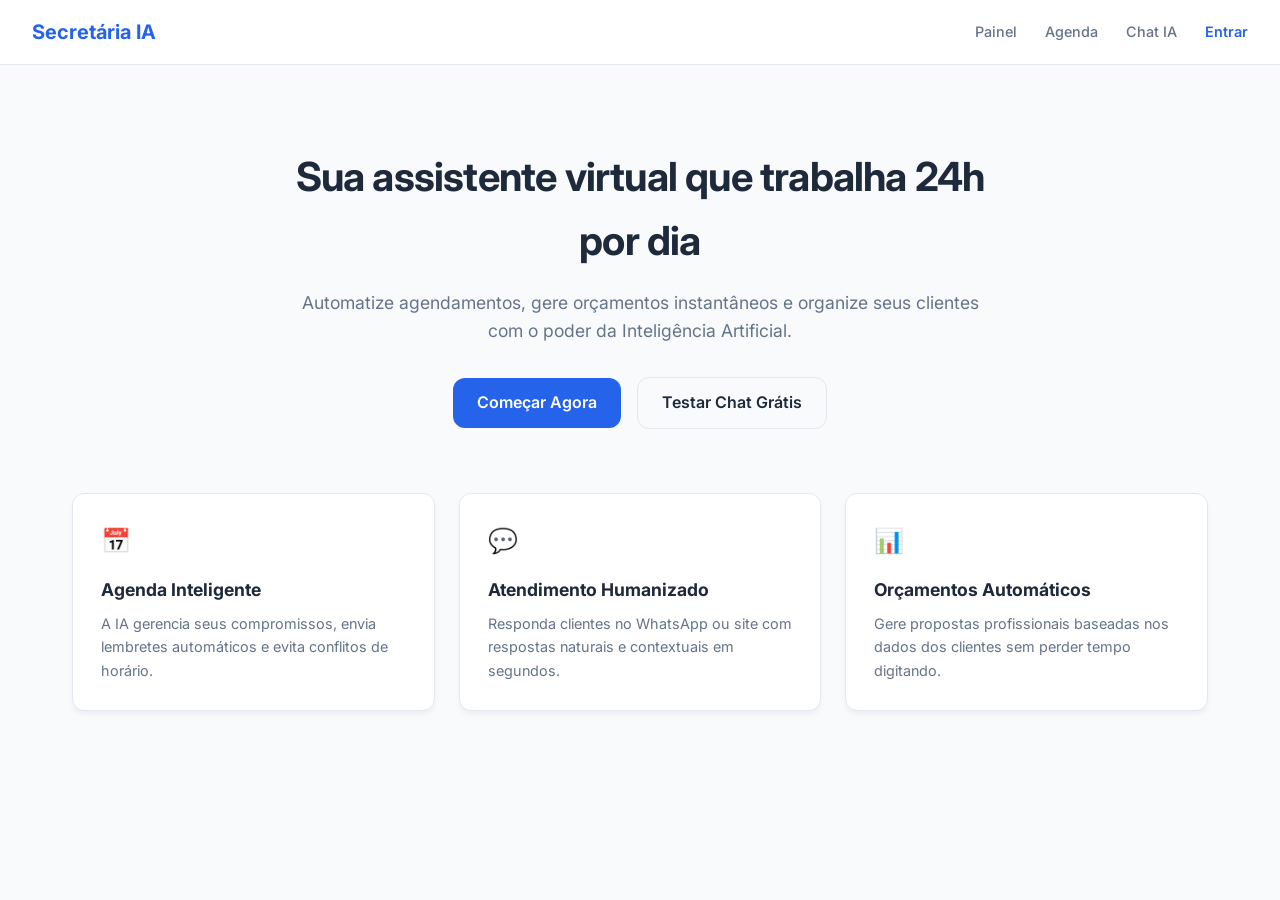
<file: index.html>
<!DOCTYPE html>
<html lang="pt-BR">
<head>
    <meta charset="UTF-8">
    <meta name="viewport" content="width=device-width, initial-scale=1.0">
    <title>Secretária IA - Assistente Virtual</title>
    <link href="https://fonts.googleapis.com/css2?family=Inter:wght@400;500;600;700&display=swap" rel="stylesheet">
    
    <style>
        :root { --primary: #2563eb; --bg: #f8fafc; --surface: #ffffff; --text: #1e293b; --muted: #64748b; --border: #e2e8f0; }
        * { margin: 0; padding: 0; box-sizing: border-box; }
        body { font-family: 'Inter', sans-serif; background: var(--bg); color: var(--text); line-height: 1.6; }
        
        header { background: var(--surface); border-bottom: 1px solid var(--border); padding: 1rem 2rem; display: flex; justify-content: space-between; align-items: center; position: sticky; top: 0; z-index: 10; }
        .logo { font-size: 1.25rem; font-weight: 700; color: var(--primary); text-decoration: none; }
        nav a { color: var(--muted); text-decoration: none; margin-left: 1.5rem; font-size: 0.9rem; font-weight: 500; transition: color 0.2s; }
        nav a:hover { color: var(--primary); }
        
        main { max-width: 1200px; margin: 0 auto; padding: 3rem 2rem; }
        .hero { text-align: center; max-width: 700px; margin: 2rem auto 4rem; }
        .hero h1 { font-size: 2.5rem; letter-spacing: -0.02em; margin-bottom: 1rem; }
        .hero p { font-size: 1.1rem; color: var(--muted); margin-bottom: 2rem; }
        
        .btn { display: inline-flex; align-items: center; justify-content: center; padding: 0.75rem 1.5rem; border-radius: 12px; font-weight: 600; text-decoration: none; transition: all 0.2s; cursor: pointer; border: none; }
        .btn-primary { background: var(--primary); color: white; }
        .btn-primary:hover { opacity: 0.9; transform: translateY(-1px); }
        .btn-outline { background: transparent; border: 1px solid var(--border); color: var(--text); margin-left: 0.75rem; }
        .btn-outline:hover { border-color: var(--primary); color: var(--primary); }
        
        .features { display: grid; grid-template-columns: repeat(auto-fit, minmax(280px, 1fr)); gap: 1.5rem; margin-top: 3rem; }
        .card { background: var(--surface); padding: 1.75rem; border-radius: 12px; border: 1px solid var(--border); box-shadow: 0 4px 6px -1px rgb(0 0 0 / 0.05); transition: transform 0.2s; }
        .card:hover { transform: translateY(-3px); }
        .card h3 { font-size: 1.1rem; margin-bottom: 0.5rem; }
        .card p { font-size: 0.9rem; color: var(--muted); }
        .card-icon { font-size: 1.5rem; margin-bottom: 1rem; display: block; }
        
        @media (max-width: 768px) {
            .hero h1 { font-size: 1.8rem; }
            nav { display: none; }
            .btn-outline { margin-left: 0; margin-top: 0.75rem; display: block; width: 100%; }
            .btn-primary { width: 100%; }
        }
    </style>
</head>
<body>
    <header>
        <a href="#" class="logo"> Secretária IA</a>
        <nav>
            <a href="painel.html">Painel</a>
            <a href="agenda.html">Agenda</a>
            <a href="bate-papo.html">Chat IA</a>
            <a href="login.html" style="color: var(--primary); font-weight: 600;">Entrar</a>
        </nav>
    </header>

    <main>
        <section class="hero">
            <h1>Sua assistente virtual que trabalha 24h por dia</h1>
            <p>Automatize agendamentos, gere orçamentos instantâneos e organize seus clientes com o poder da Inteligência Artificial.</p>
            <div>
                <a href="dashboard.html" class="btn btn-primary">Começar Agora</a>
                <a href="chat.html" class="btn btn-outline">Testar Chat Grátis</a>
            </div>
        </section>

        <section class="features">
            <div class="card">
                <span class="card-icon">📅</span>
                <h3>Agenda Inteligente</h3>
                <p>A IA gerencia seus compromissos, envia lembretes automáticos e evita conflitos de horário.</p>
            </div>
            <div class="card">
                <span class="card-icon">💬</span>
                <h3>Atendimento Humanizado</h3>
                <p>Responda clientes no WhatsApp ou site com respostas naturais e contextuais em segundos.</p>
            </div>
            <div class="card">
                <span class="card-icon">📊</span>
                <h3>Orçamentos Automáticos</h3>
                <p>Gere propostas profissionais baseadas nos dados dos clientes sem perder tempo digitando.</p>
            </div>
        </section>
    </main>

    <script>
        document.addEventListener('DOMContentLoaded', () => {
            const cards = document.querySelectorAll('.card');
            cards.forEach((card, index) => {
                card.style.opacity = '0';
                card.style.transform = 'translateY(20px)';
                setTimeout(() => {
                    card.style.transition = 'all 0.5s ease';
                    card.style.opacity = '1';
                    card.style.transform = 'translateY(0)';
                }, 150 * index);
            });
        });
    </script>
</body>
</html>
</file>
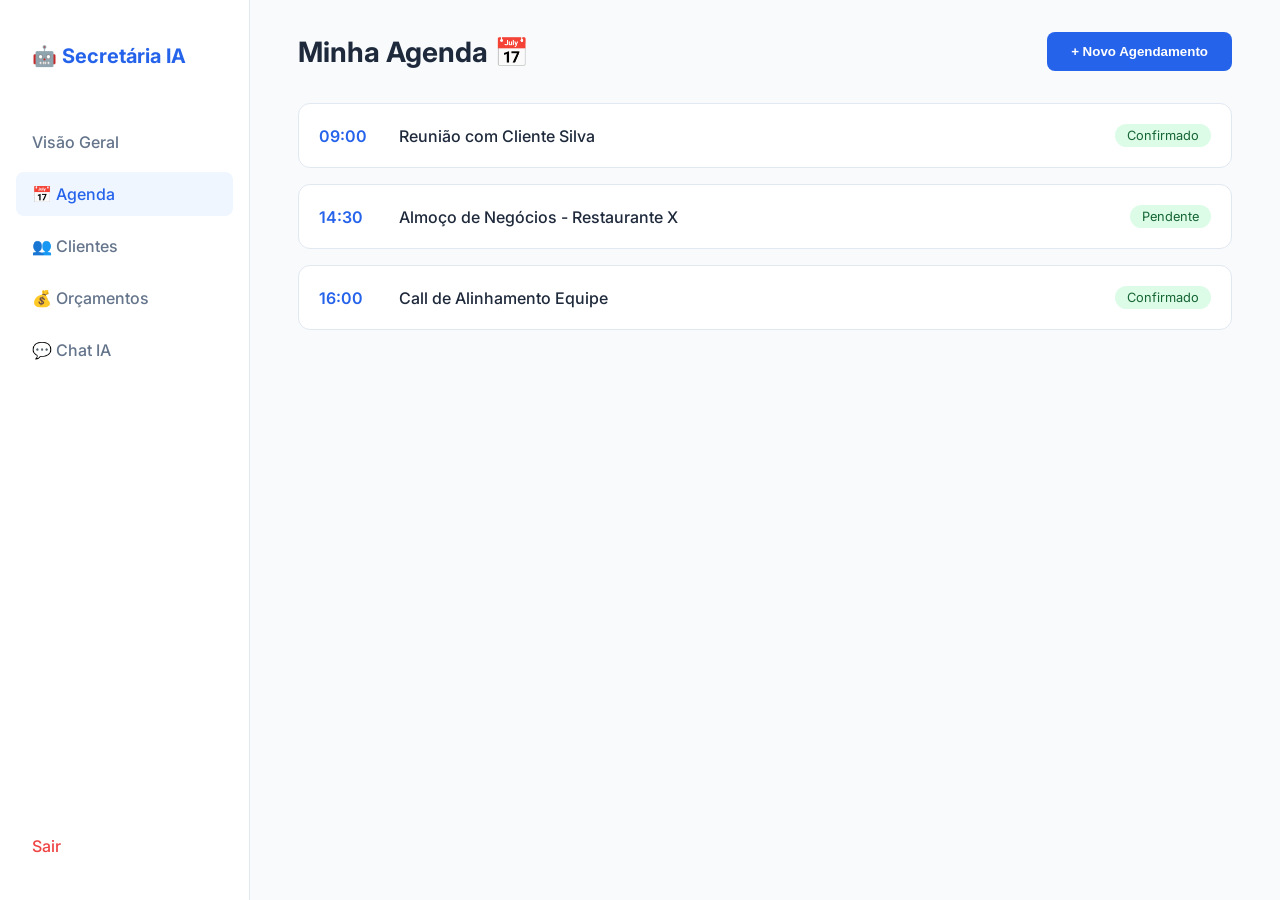
<file: agenda.html>
<!DOCTYPE html>
<html lang="pt-BR">
<head>
    <meta charset="UTF-8">
    <meta name="viewport" content="width=device-width, initial-scale=1.0">
    <title>Agenda - Secretária IA</title>
    <link href="https://fonts.googleapis.com/css2?family=Inter:wght@400;500;600;700&display=swap" rel="stylesheet">
    <style>
        :root { --primary: #2563eb; --bg: #f8fafc; --surface: #ffffff; --text: #1e293b; --muted: #64748b; --border: #e2e8f0; }
        * { margin: 0; padding: 0; box-sizing: border-box; }
        body { font-family: 'Inter', sans-serif; background: var(--bg); color: var(--text); min-height: 100vh; display: flex; }
        
        aside { width: 250px; background: var(--surface); border-right: 1px solid var(--border); padding: 2rem 1rem; display: flex; flex-direction: column; gap: 0.5rem; }
        .logo { font-size: 1.25rem; font-weight: 700; color: var(--primary); text-decoration: none; margin-bottom: 2rem; display: block; }
        aside a { color: var(--muted); text-decoration: none; padding: 0.75rem 1rem; border-radius: 8px; font-weight: 500; transition: all 0.2s; }
        aside a:hover, aside a.active { background: #eff6ff; color: var(--primary); }
        
        main { flex: 1; padding: 2rem 3rem; overflow-y: auto; }
        header { display: flex; justify-content: space-between; align-items: center; margin-bottom: 2rem; }
        h1 { font-size: 1.75rem; font-weight: 700; }
        
        .event-list { display: flex; flex-direction: column; gap: 1rem; }
        .event-card { background: var(--surface); padding: 1.25rem; border-radius: 12px; border: 1px solid var(--border); display: flex; justify-content: space-between; align-items: center; }
        .event-time { font-weight: 600; color: var(--primary); min-width: 80px; }
        .event-title { font-weight: 500; flex: 1; }
        .event-status { font-size: 0.8rem; padding: 0.25rem 0.75rem; border-radius: 20px; background: #dcfce7; color: #166534; }
        
        @media (max-width: 768px) {
            body { flex-direction: column; }
            aside { width: 100%; flex-direction: row; overflow-x: auto; padding: 1rem; border-right: none; border-bottom: 1px solid var(--border); }
            main { padding: 1.5rem; }
        }
    </style>
</head>
<body>
    <aside>
        <a href="index.html" class="logo">🤖 Secretária IA</a>
        <a href="painel.html"> Visão Geral</a>
        <a href="agenda.html" class="active">📅 Agenda</a>
        <a href="clientes.html">👥 Clientes</a>
        <a href="orcamentos.html">💰 Orçamentos</a>
        <a href="bate-papo.html">💬 Chat IA</a>
        <a href="login.html" style="margin-top: auto; color: #ef4444;">Sair</a>
    </aside>

    <main>
        <header>
            <h1>Minha Agenda 📅</h1>
            <button style="background: var(--primary); color: white; border: none; padding: 0.75rem 1.5rem; border-radius: 8px; font-weight: 600; cursor: pointer;">+ Novo Agendamento</button>
        </header>

        <div class="event-list">
            <div class="event-card">
                <span class="event-time">09:00</span>
                <span class="event-title">Reunião com Cliente Silva</span>
                <span class="event-status">Confirmado</span>
            </div>
            <div class="event-card">
                <span class="event-time">14:30</span>
                <span class="event-title">Almoço de Negócios - Restaurante X</span>
                <span class="event-status">Pendente</span>
            </div>
            <div class="event-card">
                <span class="event-time">16:00</span>
                <span class="event-title">Call de Alinhamento Equipe</span>
                <span class="event-status">Confirmado</span>
            </div>
        </div>
    </main>
</body>
</html>
</file>
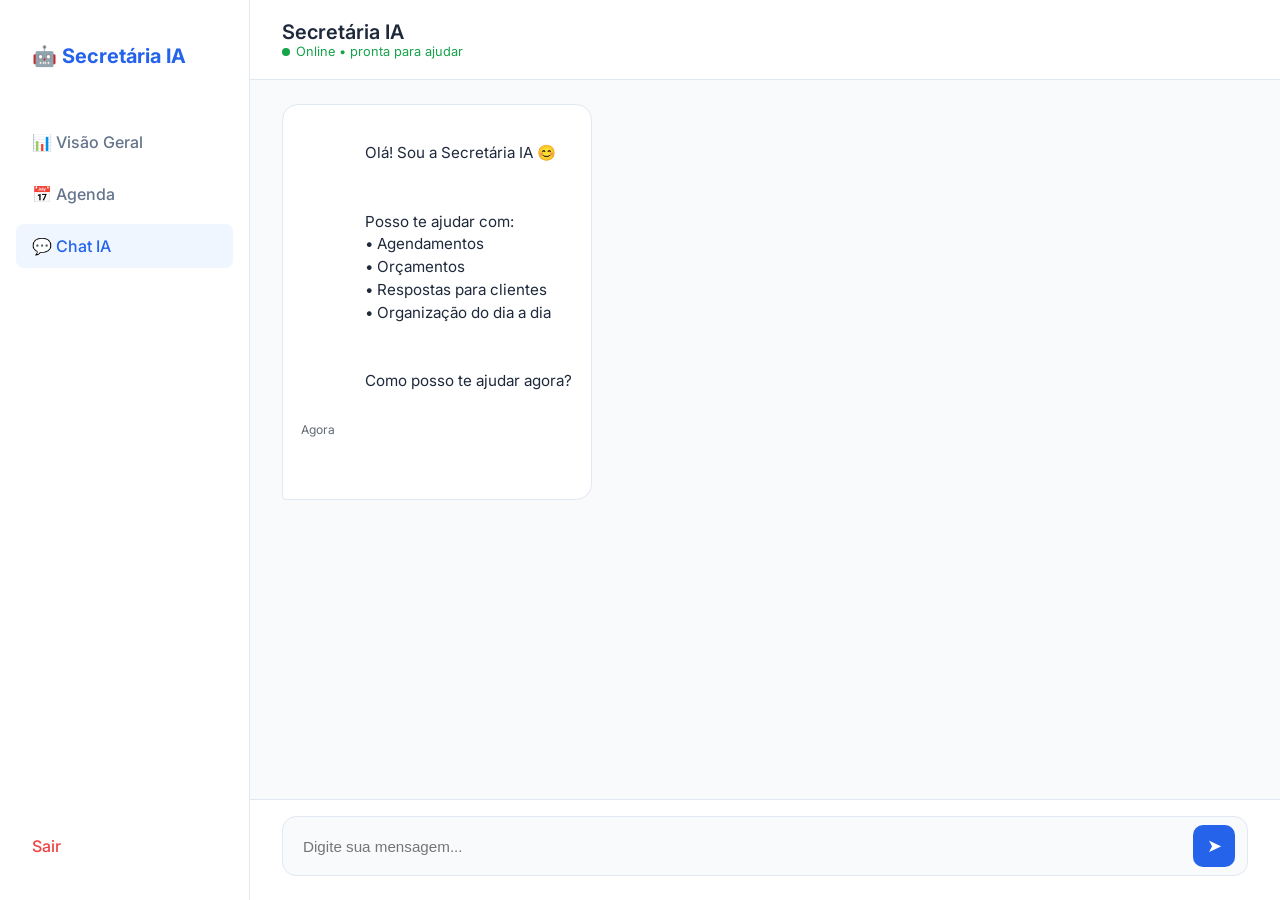
<file: chat.html>
<!DOCTYPE html>
<html lang="pt-BR">
<head>
    <meta charset="UTF-8">
    <meta name="viewport" content="width=device-width, initial-scale=1.0">
    <title>Chat IA - Secretária IA</title>
    <link href="https://fonts.googleapis.com/css2?family=Inter:wght@400;500;600;700&display=swap" rel="stylesheet">
    <style>
        :root { --primary: #2563eb; --bg: #f8fafc; --surface: #ffffff; --text: #1e293b; --muted: #64748b; --border: #e2e8f0; }
        * { margin: 0; padding: 0; box-sizing: border-box; }
        body { font-family: 'Inter', sans-serif; background: var(--bg); color: var(--text); min-height: 100vh; display: flex; }
        
        aside { width: 250px; background: var(--surface); border-right: 1px solid var(--border); padding: 2rem 1rem; display: flex; flex-direction: column; gap: 0.5rem; }
        .logo { font-size: 1.25rem; font-weight: 700; color: var(--primary); text-decoration: none; margin-bottom: 2rem; display: block; }
        aside a { color: var(--muted); text-decoration: none; padding: 0.75rem 1rem; border-radius: 8px; font-weight: 500; transition: all 0.2s; }
        aside a:hover, aside a.active { background: #eff6ff; color: var(--primary); }
        
        main { flex: 1; display: flex; flex-direction: column; max-height: 100vh; }
        .chat-header { padding: 1.25rem 2rem; background: var(--surface); border-bottom: 1px solid var(--border); display: flex; align-items: center; gap: 1rem; }
        .chat-header h1 { font-size: 1.25rem; font-weight: 600; }
        .status { font-size: 0.8rem; color: #16a34a; display: flex; align-items: center; gap: 0.35rem; }
        .status::before { content: ''; width: 8px; height: 8px; background: #16a34a; border-radius: 50%; }
        
        .chat-messages { flex: 1; overflow-y: auto; padding: 1.5rem 2rem; display: flex; flex-direction: column; gap: 1rem; }
        .message { max-width: 75%; padding: 0.9rem 1.15rem; border-radius: 16px; font-size: 0.95rem; line-height: 1.5; white-space: pre-wrap; }
        .message.bot { background: var(--surface); border: 1px solid var(--border); align-self: flex-start; border-bottom-left-radius: 4px; }
        .message.user { background: var(--primary); color: white; align-self: flex-end; border-bottom-right-radius: 4px; }
        .message .time { font-size: 0.75rem; opacity: 0.7; margin-top: 0.35rem; display: block; }
        .typing { font-style: italic; color: var(--muted); }
        
        .chat-input-area { padding: 1rem 2rem 1.5rem; background: var(--surface); border-top: 1px solid var(--border); }
        .chat-input-wrapper { display: flex; gap: 0.75rem; align-items: center; background: var(--bg); border: 1px solid var(--border); border-radius: 14px; padding: 0.5rem 0.75rem; }
        .chat-input-wrapper input { flex: 1; border: none; background: transparent; padding: 0.6rem 0.5rem; font-size: 0.95rem; outline: none; color: var(--text); }
        .chat-input-wrapper button { background: var(--primary); color: white; border: none; width: 42px; height: 42px; border-radius: 10px; cursor: pointer; font-size: 1.1rem; display: flex; align-items: center; justify-content: center; transition: opacity 0.2s; }
        .chat-input-wrapper button:hover { opacity: 0.9; }
        .chat-input-wrapper button:disabled { opacity: 0.5; cursor: not-allowed; }
        
        @media (max-width: 768px) {
            body { flex-direction: column; }
            aside { width: 100%; flex-direction: row; overflow-x: auto; padding: 1rem; border-right: none; border-bottom: 1px solid var(--border); gap: 0.25rem; }
            aside a { white-space: nowrap; font-size: 0.9rem; }
            .chat-header, .chat-messages, .chat-input-area { padding-left: 1rem; padding-right: 1rem; }
            .message { max-width: 85%; }
        }
    </style>
</head>
<body>
    <aside>
        <a href="index.html" class="logo">🤖 Secretária IA</a>
        <a href="dashboard.html">📊 Visão Geral</a>
        <a href="agenda.html">📅 Agenda</a>
        <a href="chat.html" class="active">💬 Chat IA</a>
        <a href="login.html" style="margin-top: auto; color: #ef4444;">Sair</a>
    </aside>

    <main>
        <div class="chat-header">
            <div>
                <h1>Secretária IA</h1>
                <div class="status">Online • pronta para ajudar</div>
            </div>
        </div>

        <div class="chat-messages" id="messages">
            <div class="message bot">
                Olá! Sou a Secretária IA 😊<br><br>
                Posso te ajudar com:
                • Agendamentos
                • Orçamentos
                • Respostas para clientes
                • Organização do dia a dia<br><br>
                Como posso te ajudar agora?
                <span class="time">Agora</span>
            </div>
        </div>

        <div class="chat-input-area">
            <div class="chat-input-wrapper">
                <input type="text" id="userInput" placeholder="Digite sua mensagem..." autocomplete="off">
                <button id="sendBtn" onclick="sendMessage()">➤</button>
            </div>
        </div>
    </main>

    <script>
        // ====================== COLE SUA CHAVE AQUI ======================
        const GROQ_API_KEY = "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";
        // =================================================================

        const messagesEl = document.getElementById('messages');
        const inputEl = document.getElementById('userInput');
        const sendBtn = document.getElementById('sendBtn');

        let conversationHistory = [
            {
                role: "system",
                content: `Você é a Secretária IA, uma assistente virtual profissional, humanizada e extremamente objetiva.

Personalidade:
- Fale de forma natural, como uma secretária experiente e prestativa
- Seja educada, clara e direta
- Evite textos longos e enrolação
- Use linguagem simples e profissional
- Pode usar emojis com moderação para deixar a conversa mais humana

Seu foco principal:
1. Agendamentos (marcar, remarcar, confirmar)
2. Geração de orçamentos simples e claros
3. Respostas prontas para clientes
4. Organização de tarefas e compromissos

Regras de resposta:
- Seja objetiva (máximo 3-5 linhas na maioria das vezes)
- Quando for orçamento, apresente de forma limpa e profissional
- Quando for agendamento, confirme os dados e peça o que faltar
- Sempre termine oferecendo ajuda adicional de forma natural
- Responda sempre em português do Brasil`
            }
        ];

        function addMessage(text, isUser = false) {
            const div = document.createElement('div');
            div.className = `message ${isUser ? 'user' : 'bot'}`;
            div.innerHTML = `${text}<span class="time">Agora</span>`;
            messagesEl.appendChild(div);
            messagesEl.scrollTop = messagesEl.scrollHeight;
            return div;
        }

        async function sendMessage() {
            const text = inputEl.value.trim();
            if (!text) return;

            addMessage(text, true);
            inputEl.value = '';
            sendBtn.disabled = true;

            conversationHistory.push({ role: "user", content: text });

            const typingDiv = addMessage("Digitando...", false);
            typingDiv.classList.add('typing');

            try {
                const response = await fetch("https://api.groq.com/openai/v1/chat/completions", {
                    method: "POST",
                    headers: {
                        "Authorization": `Bearer ${GROQ_API_KEY}`,
                        "Content-Type": "application/json"
                    },
                    body: JSON.stringify({
                        model:"llama-3.1-8b-instant",
                        messages: conversationHistory,
                        temperature: 0.6,
                        max_tokens: 800
                    })
                });

                if (!response.ok) {
                    throw new Error(`Erro ${response.status}`);
                }

                const data = await response.json();
                const reply = data.choices[0].message.content;

                typingDiv.remove();
                addMessage(reply);

                conversationHistory.push({ role: "assistant", content: reply });

            } catch (error) {
                typingDiv.remove();
                addMessage("Desculpe, ocorreu um erro. Verifique se a chave da API está correta.");
                console.error(error);
            } finally {
                sendBtn.disabled = false;
                inputEl.focus();
            }
        }

        inputEl.addEventListener('keypress', (e) => {
            if (e.key === 'Enter') sendMessage();
        });
    </script>
</body>
</html>
</file>
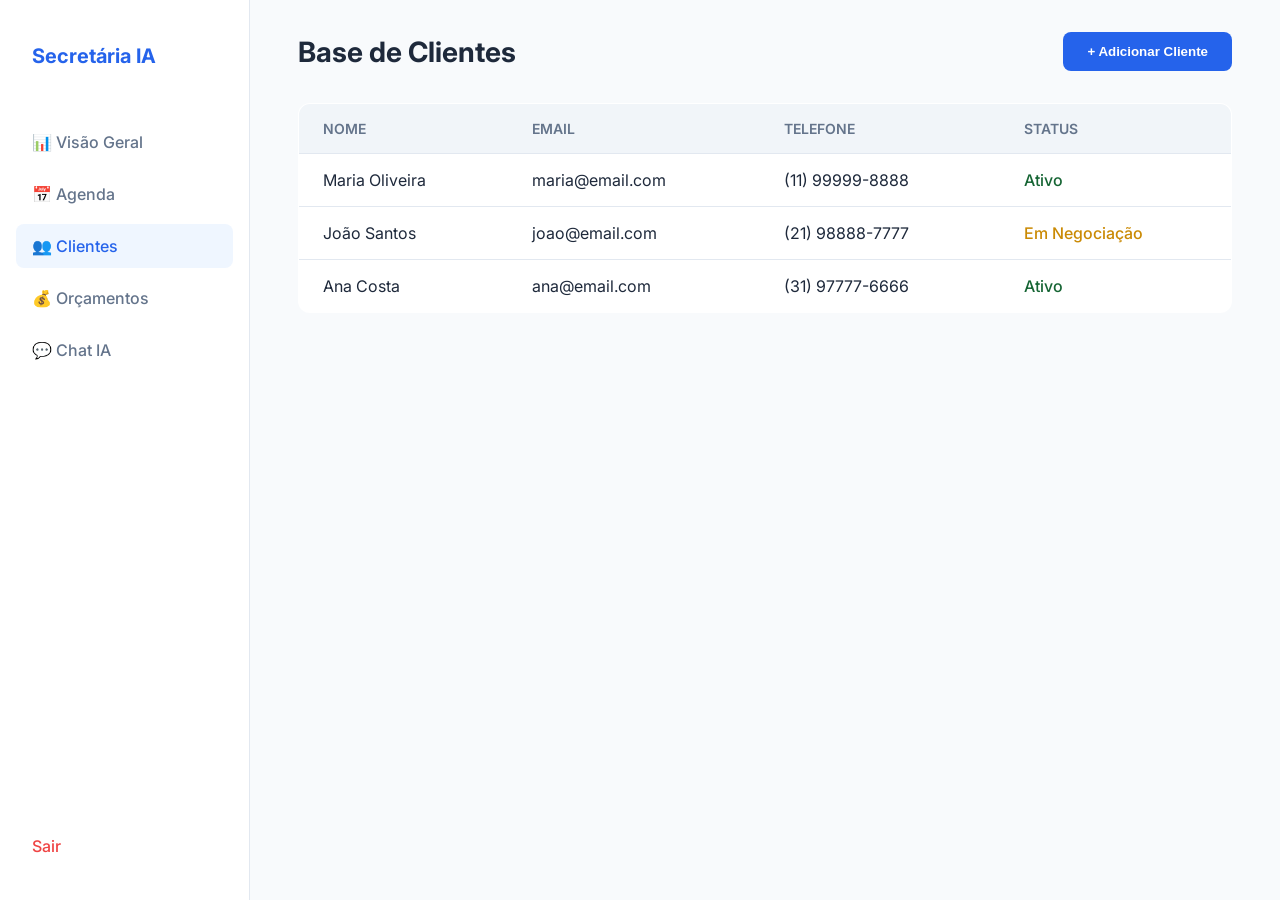
<file: clientes.html>
<!DOCTYPE html>
<html lang="pt-BR">
<head>
    <meta charset="UTF-8">
    <meta name="viewport" content="width=device-width, initial-scale=1.0">
    <title>Clientes - Secretária IA</title>
    <link href="https://fonts.googleapis.com/css2?family=Inter:wght@400;500;600;700&display=swap" rel="stylesheet">
    <style>
        :root { --primary: #2563eb; --bg: #f8fafc; --surface: #ffffff; --text: #1e293b; --muted: #64748b; --border: #e2e8f0; }
        * { margin: 0; padding: 0; box-sizing: border-box; }
        body { font-family: 'Inter', sans-serif; background: var(--bg); color: var(--text); min-height: 100vh; display: flex; }
        
        aside { width: 250px; background: var(--surface); border-right: 1px solid var(--border); padding: 2rem 1rem; display: flex; flex-direction: column; gap: 0.5rem; }
        .logo { font-size: 1.25rem; font-weight: 700; color: var(--primary); text-decoration: none; margin-bottom: 2rem; display: block; }
        aside a { color: var(--muted); text-decoration: none; padding: 0.75rem 1rem; border-radius: 8px; font-weight: 500; transition: all 0.2s; }
        aside a:hover, aside a.active { background: #eff6ff; color: var(--primary); }
        
        main { flex: 1; padding: 2rem 3rem; overflow-y: auto; }
        header { display: flex; justify-content: space-between; align-items: center; margin-bottom: 2rem; }
        h1 { font-size: 1.75rem; font-weight: 700; }
        
        table { width: 100%; border-collapse: collapse; background: var(--surface); border-radius: 12px; overflow: hidden; border: 1px solid var(--border); }
        th, td { padding: 1rem 1.5rem; text-align: left; border-bottom: 1px solid var(--border); }
        th { background: #f1f5f9; font-weight: 600; color: var(--muted); font-size: 0.875rem; text-transform: uppercase; }
        tr:last-child td { border-bottom: none; }
        
        @media (max-width: 768px) {
            body { flex-direction: column; }
            aside { width: 100%; flex-direction: row; overflow-x: auto; padding: 1rem; border-right: none; border-bottom: 1px solid var(--border); }
            main { padding: 1.5rem; }
            table { display: block; overflow-x: auto; }
        }
    </style>
</head>
<body>
    <aside>
        <a href="index.html" class="logo"> Secretária IA</a>
        <a href="painel.html">📊 Visão Geral</a>
        <a href="agenda.html">📅 Agenda</a>
        <a href="clientes.html" class="active">👥 Clientes</a>
        <a href="orcamentos.html">💰 Orçamentos</a>
        <a href="bate-papo.html">💬 Chat IA</a>
        <a href="login.html" style="margin-top: auto; color: #ef4444;">Sair</a>
    </aside>

    <main>
        <header>
            <h1>Base de Clientes </h1>
            <button style="background: var(--primary); color: white; border: none; padding: 0.75rem 1.5rem; border-radius: 8px; font-weight: 600; cursor: pointer;">+ Adicionar Cliente</button>
        </header>

        <table>
            <thead>
                <tr>
                    <th>Nome</th>
                    <th>Email</th>
                    <th>Telefone</th>
                    <th>Status</th>
                </tr>
            </thead>
            <tbody>
                <tr>
                    <td>Maria Oliveira</td>
                    <td>maria@email.com</td>
                    <td>(11) 99999-8888</td>
                    <td style="color: #166534; font-weight: 500;">Ativo</td>
                </tr>
                <tr>
                    <td>João Santos</td>
                    <td>joao@email.com</td>
                    <td>(21) 98888-7777</td>
                    <td style="color: #ca8a04; font-weight: 500;">Em Negociação</td>
                </tr>
                <tr>
                    <td>Ana Costa</td>
                    <td>ana@email.com</td>
                    <td>(31) 97777-6666</td>
                    <td style="color: #166534; font-weight: 500;">Ativo</td>
                </tr>
            </tbody>
        </table>
    </main>
</body>
</html>
</file>
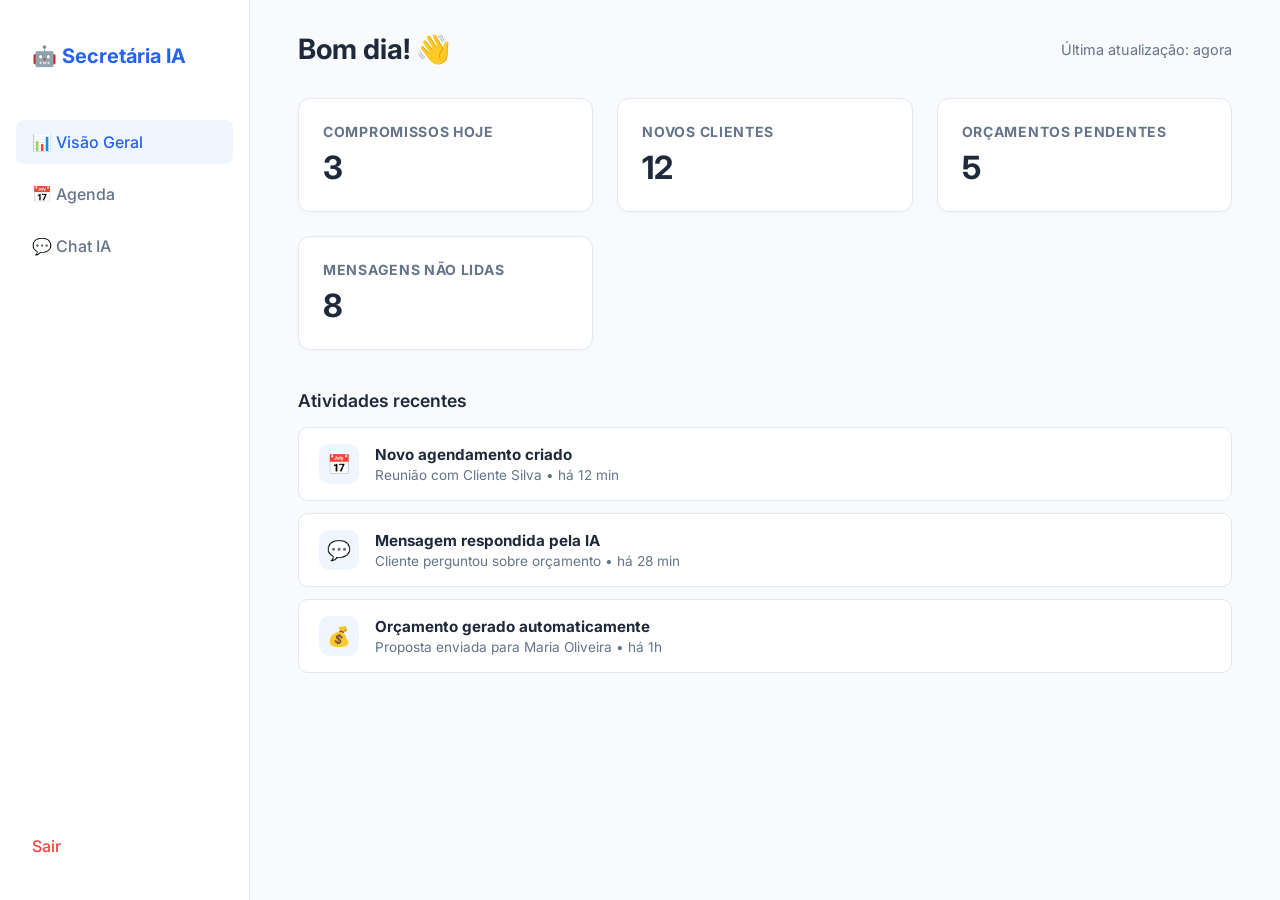
<file: dashboard.html>
<!DOCTYPE html>
<html lang="pt-BR">
<head>
    <meta charset="UTF-8">
    <meta name="viewport" content="width=device-width, initial-scale=1.0">
    <title>Painel - Secretária IA</title>
    <link href="https://fonts.googleapis.com/css2?family=Inter:wght@400;500;600;700&display=swap" rel="stylesheet">
    <style>
        :root { --primary: #2563eb; --bg: #f8fafc; --surface: #ffffff; --text: #1e293b; --muted: #64748b; --border: #e2e8f0; }
        * { margin: 0; padding: 0; box-sizing: border-box; }
        body { font-family: 'Inter', sans-serif; background: var(--bg); color: var(--text); min-height: 100vh; display: flex; }
        
        aside { width: 250px; background: var(--surface); border-right: 1px solid var(--border); padding: 2rem 1rem; display: flex; flex-direction: column; gap: 0.5rem; }
        .logo { font-size: 1.25rem; font-weight: 700; color: var(--primary); text-decoration: none; margin-bottom: 2rem; display: block; }
        aside a { color: var(--muted); text-decoration: none; padding: 0.75rem 1rem; border-radius: 8px; font-weight: 500; transition: all 0.2s; }
        aside a:hover, aside a.active { background: #eff6ff; color: var(--primary); }
        
        main { flex: 1; padding: 2rem 3rem; overflow-y: auto; }
        header { display: flex; justify-content: space-between; align-items: center; margin-bottom: 2rem; }
        h1 { font-size: 1.75rem; font-weight: 700; }
        
        .grid { display: grid; grid-template-columns: repeat(auto-fit, minmax(240px, 1fr)); gap: 1.5rem; margin-bottom: 2.5rem; }
        .card { background: var(--surface); padding: 1.5rem; border-radius: 12px; border: 1px solid var(--border); box-shadow: 0 2px 4px rgb(0 0 0 / 0.02); }
        .card h3 { font-size: 0.875rem; color: var(--muted); text-transform: uppercase; letter-spacing: 0.05em; margin-bottom: 0.5rem; }
        .card .value { font-size: 2rem; font-weight: 700; color: var(--text); }
        
        .section-title { font-size: 1.1rem; font-weight: 600; margin-bottom: 1rem; }
        .activity-list { display: flex; flex-direction: column; gap: 0.75rem; }
        .activity-item { background: var(--surface); padding: 1rem 1.25rem; border-radius: 10px; border: 1px solid var(--border); display: flex; align-items: center; gap: 1rem; }
        .activity-icon { width: 40px; height: 40px; background: #eff6ff; border-radius: 10px; display: flex; align-items: center; justify-content: center; font-size: 1.2rem; }
        .activity-text { flex: 1; }
        .activity-text strong { display: block; font-size: 0.95rem; }
        .activity-text span { font-size: 0.85rem; color: var(--muted); }
        
        @media (max-width: 768px) {
            body { flex-direction: column; }
            aside { width: 100%; flex-direction: row; overflow-x: auto; padding: 1rem; border-right: none; border-bottom: 1px solid var(--border); gap: 0.25rem; }
            aside a { white-space: nowrap; font-size: 0.9rem; }
            main { padding: 1.5rem; }
        }
    </style>
</head>
<body>
    <aside>
        <a href="index.html" class="logo">🤖 Secretária IA</a>
        <a href="painel.html" class="active">📊 Visão Geral</a>
        <a href="agenda.html">📅 Agenda</a>
        <a href="bate-papo.html">💬 Chat IA</a>
        <a href="login.html" style="margin-top: auto; color: #ef4444;">Sair</a>
    </aside>

    <main>
        <header>
            <h1>Bom dia! 👋</h1>
            <div style="font-size: 0.9rem; color: var(--muted);">Última atualização: agora</div>
        </header>

        <section class="grid">
            <div class="card">
                <h3>Compromissos Hoje</h3>
                <div class="value">3</div>
            </div>
            <div class="card">
                <h3>Novos Clientes</h3>
                <div class="value">12</div>
            </div>
            <div class="card">
                <h3>Orçamentos Pendentes</h3>
                <div class="value">5</div>
            </div>
            <div class="card">
                <h3>Mensagens Não Lidas</h3>
                <div class="value">8</div>
            </div>
        </section>

        <h2 class="section-title">Atividades recentes</h2>
        <div class="activity-list">
            <div class="activity-item">
                <div class="activity-icon">📅</div>
                <div class="activity-text">
                    <strong>Novo agendamento criado</strong>
                    <span>Reunião com Cliente Silva • há 12 min</span>
                </div>
            </div>
            <div class="activity-item">
                <div class="activity-icon">💬</div>
                <div class="activity-text">
                    <strong>Mensagem respondida pela IA</strong>
                    <span>Cliente perguntou sobre orçamento • há 28 min</span>
                </div>
            </div>
            <div class="activity-item">
                <div class="activity-icon">💰</div>
                <div class="activity-text">
                    <strong>Orçamento gerado automaticamente</strong>
                    <span>Proposta enviada para Maria Oliveira • há 1h</span>
                </div>
            </div>
        </div>
    </main>
</body>
</html>
</file>
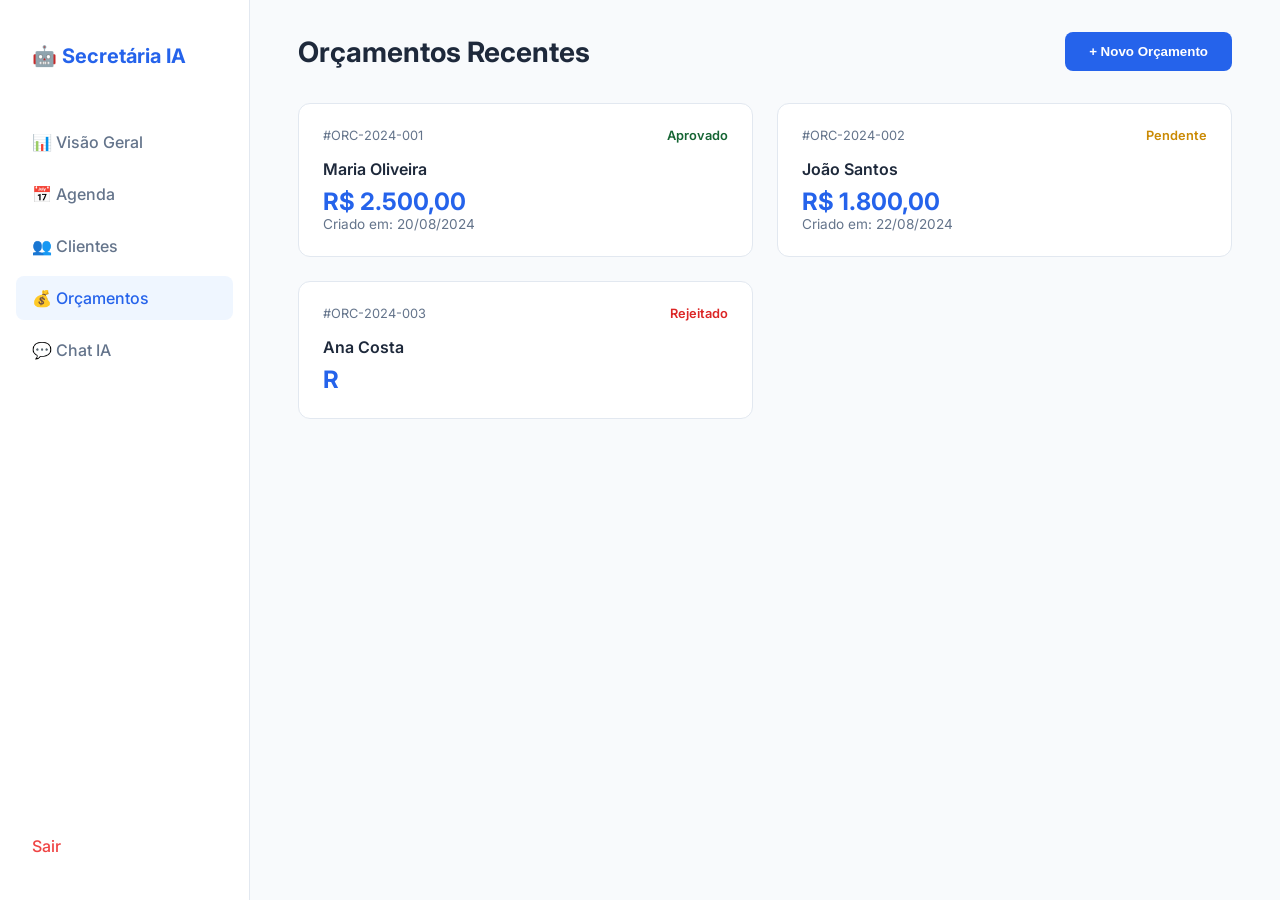
<file: orcamento.html>
<!DOCTYPE html>
<html lang="pt-BR">
<head>
    <meta charset="UTF-8">
    <meta name="viewport" content="width=device-width, initial-scale=1.0">
    <title>Orçamentos - Secretária IA</title>
    <link href="https://fonts.googleapis.com/css2?family=Inter:wght@400;500;600;700&display=swap" rel="stylesheet">
    <style>
        :root { --primary: #2563eb; --bg: #f8fafc; --surface: #ffffff; --text: #1e293b; --muted: #64748b; --border: #e2e8f0; }
        * { margin: 0; padding: 0; box-sizing: border-box; }
        body { font-family: 'Inter', sans-serif; background: var(--bg); color: var(--text); min-height: 100vh; display: flex; }
        
        aside { width: 250px; background: var(--surface); border-right: 1px solid var(--border); padding: 2rem 1rem; display: flex; flex-direction: column; gap: 0.5rem; }
        .logo { font-size: 1.25rem; font-weight: 700; color: var(--primary); text-decoration: none; margin-bottom: 2rem; display: block; }
        aside a { color: var(--muted); text-decoration: none; padding: 0.75rem 1rem; border-radius: 8px; font-weight: 500; transition: all 0.2s; }
        aside a:hover, aside a.active { background: #eff6ff; color: var(--primary); }
        
        main { flex: 1; padding: 2rem 3rem; overflow-y: auto; }
        header { display: flex; justify-content: space-between; align-items: center; margin-bottom: 2rem; }
        h1 { font-size: 1.75rem; font-weight: 700; }
        
        .quote-grid { display: grid; grid-template-columns: repeat(auto-fill, minmax(300px, 1fr)); gap: 1.5rem; }
        .quote-card { background: var(--surface); padding: 1.5rem; border-radius: 12px; border: 1px solid var(--border); }
        .quote-header { display: flex; justify-content: space-between; margin-bottom: 1rem; }
        .quote-id { font-size: 0.8rem; color: var(--muted); }
        .quote-value { font-size: 1.5rem; font-weight: 700; color: var(--primary); }
        .quote-client { font-weight: 600; margin-bottom: 0.5rem; }
        .quote-date { font-size: 0.85rem; color: var(--muted); }
        
        @media (max-width: 768px) {
            body { flex-direction: column; }
            aside { width: 100%; flex-direction: row; overflow-x: auto; padding: 1rem; border-right: none; border-bottom: 1px solid var(--border); }
            main { padding: 1.5rem; }
        }
    </style>
</head>
<body>
    <aside>
        <a href="index.html" class="logo">🤖 Secretária IA</a>
        <a href="painel.html">📊 Visão Geral</a>
        <a href="agenda.html">📅 Agenda</a>
        <a href="clientes.html">👥 Clientes</a>
        <a href="orcamentos.html" class="active">💰 Orçamentos</a>
        <a href="bate-papo.html">💬 Chat IA</a>
        <a href="login.html" style="margin-top: auto; color: #ef4444;">Sair</a>
    </aside>

    <main>
        <header>
            <h1>Orçamentos Recentes </h1>
            <button style="background: var(--primary); color: white; border: none; padding: 0.75rem 1.5rem; border-radius: 8px; font-weight: 600; cursor: pointer;">+ Novo Orçamento</button>
        </header>

        <div class="quote-grid">
            <div class="quote-card">
                <div class="quote-header">
                    <span class="quote-id">#ORC-2024-001</span>
                    <span style="color: #166534; font-size: 0.8rem; font-weight: 600;">Aprovado</span>
                </div>
                <div class="quote-client">Maria Oliveira</div>
                <div class="quote-value">R$ 2.500,00</div>
                <div class="quote-date">Criado em: 20/08/2024</div>
            </div>
            
            <div class="quote-card">
                <div class="quote-header">
                    <span class="quote-id">#ORC-2024-002</span>
                    <span style="color: #ca8a04; font-size: 0.8rem; font-weight: 600;">Pendente</span>
                </div>
                <div class="quote-client">João Santos</div>
                <div class="quote-value">R$ 1.800,00</div>
                <div class="quote-date">Criado em: 22/08/2024</div>
            </div>
            
            <div class="quote-card">
                <div class="quote-header">
                    <span class="quote-id">#ORC-2024-003</span>
                    <span style="color: #dc2626; font-size: 0.8rem; font-weight: 600;">Rejeitado</span>
                </div>
                <div class="quote-client">Ana Costa</div>
                <div class="quote-value">R
</file>
